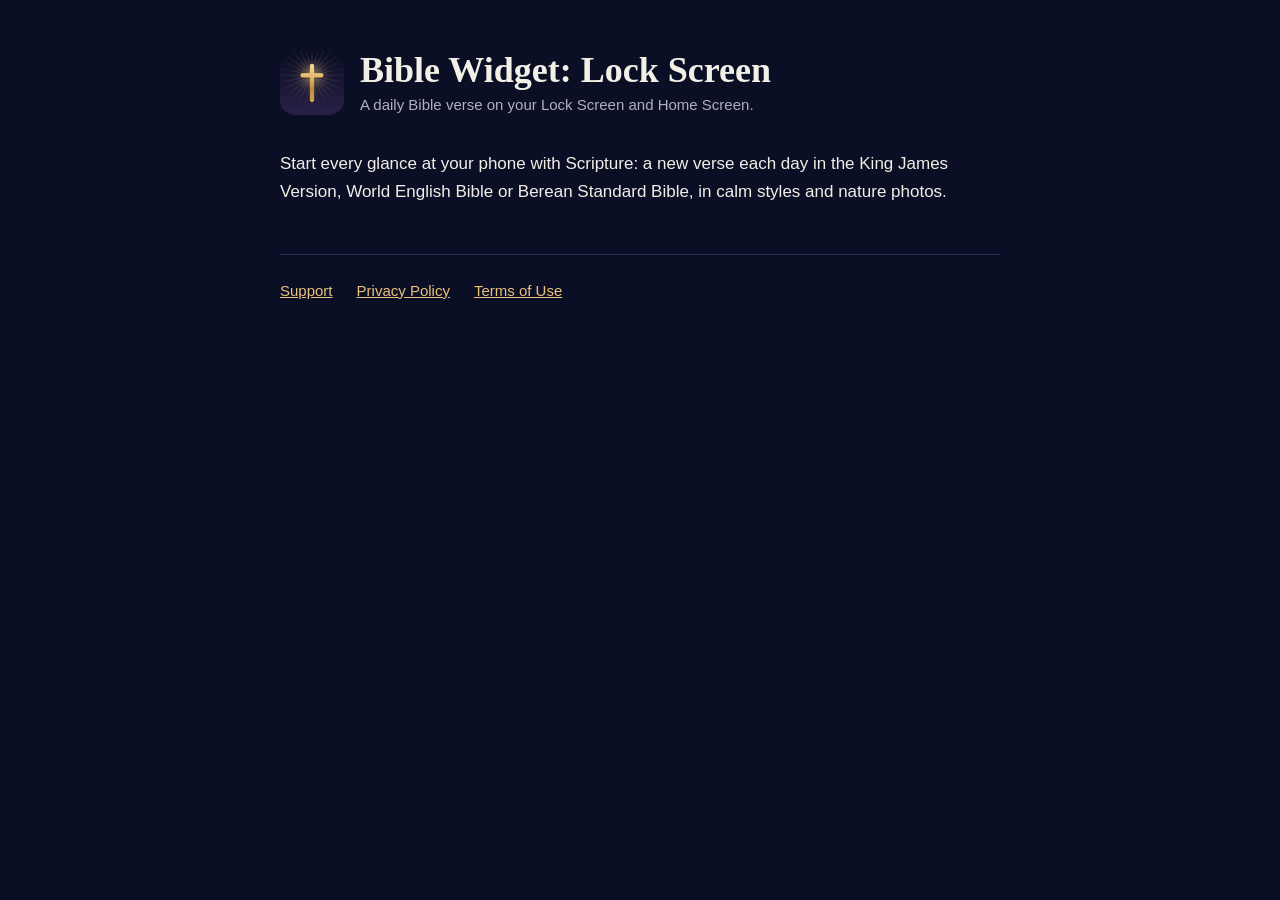
<file: index.html>
<!doctype html>
<html lang="en">
<head>
<meta charset="utf-8">
<meta name="viewport" content="width=device-width, initial-scale=1">
<title>Bible Widget: Lock Screen</title>
<link rel="icon" href="icon.png">
<link rel="stylesheet" href="style.css">
</head>
<body>
<main>
<header>
  <img src="icon.png" alt="Bible Widget app icon">
  <div>
    <h1>Bible Widget: Lock Screen</h1>
    <p>A daily Bible verse on your Lock Screen and Home Screen.</p>
  </div>
</header>
<p>Start every glance at your phone with Scripture: a new verse each day in the King James Version, World English Bible or Berean Standard Bible, in calm styles and nature photos.</p>
<nav>
  <a href="support.html">Support</a>
  <a href="privacy.html">Privacy Policy</a>
  <a href="https://www.apple.com/legal/internet-services/itunes/dev/stdeula/">Terms of Use</a>
</nav>
</main>
</body>
</html>
</file>
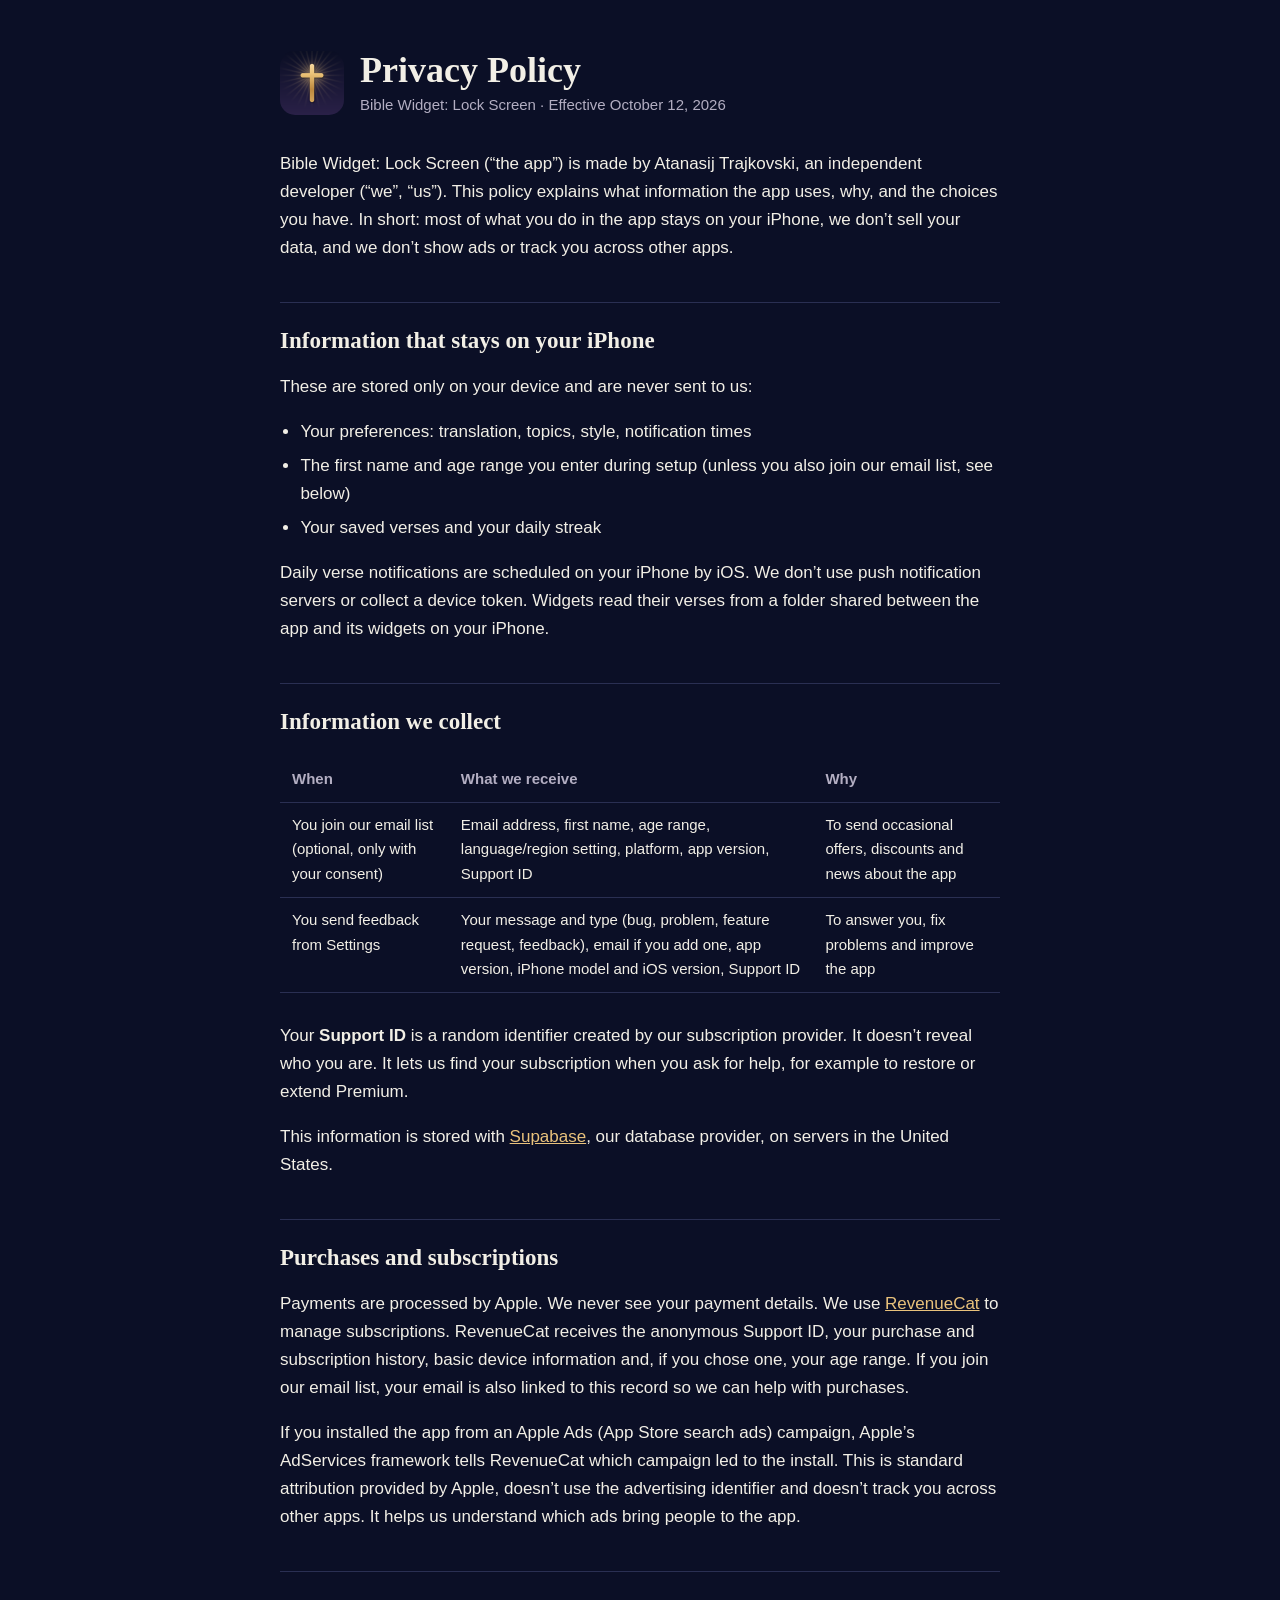
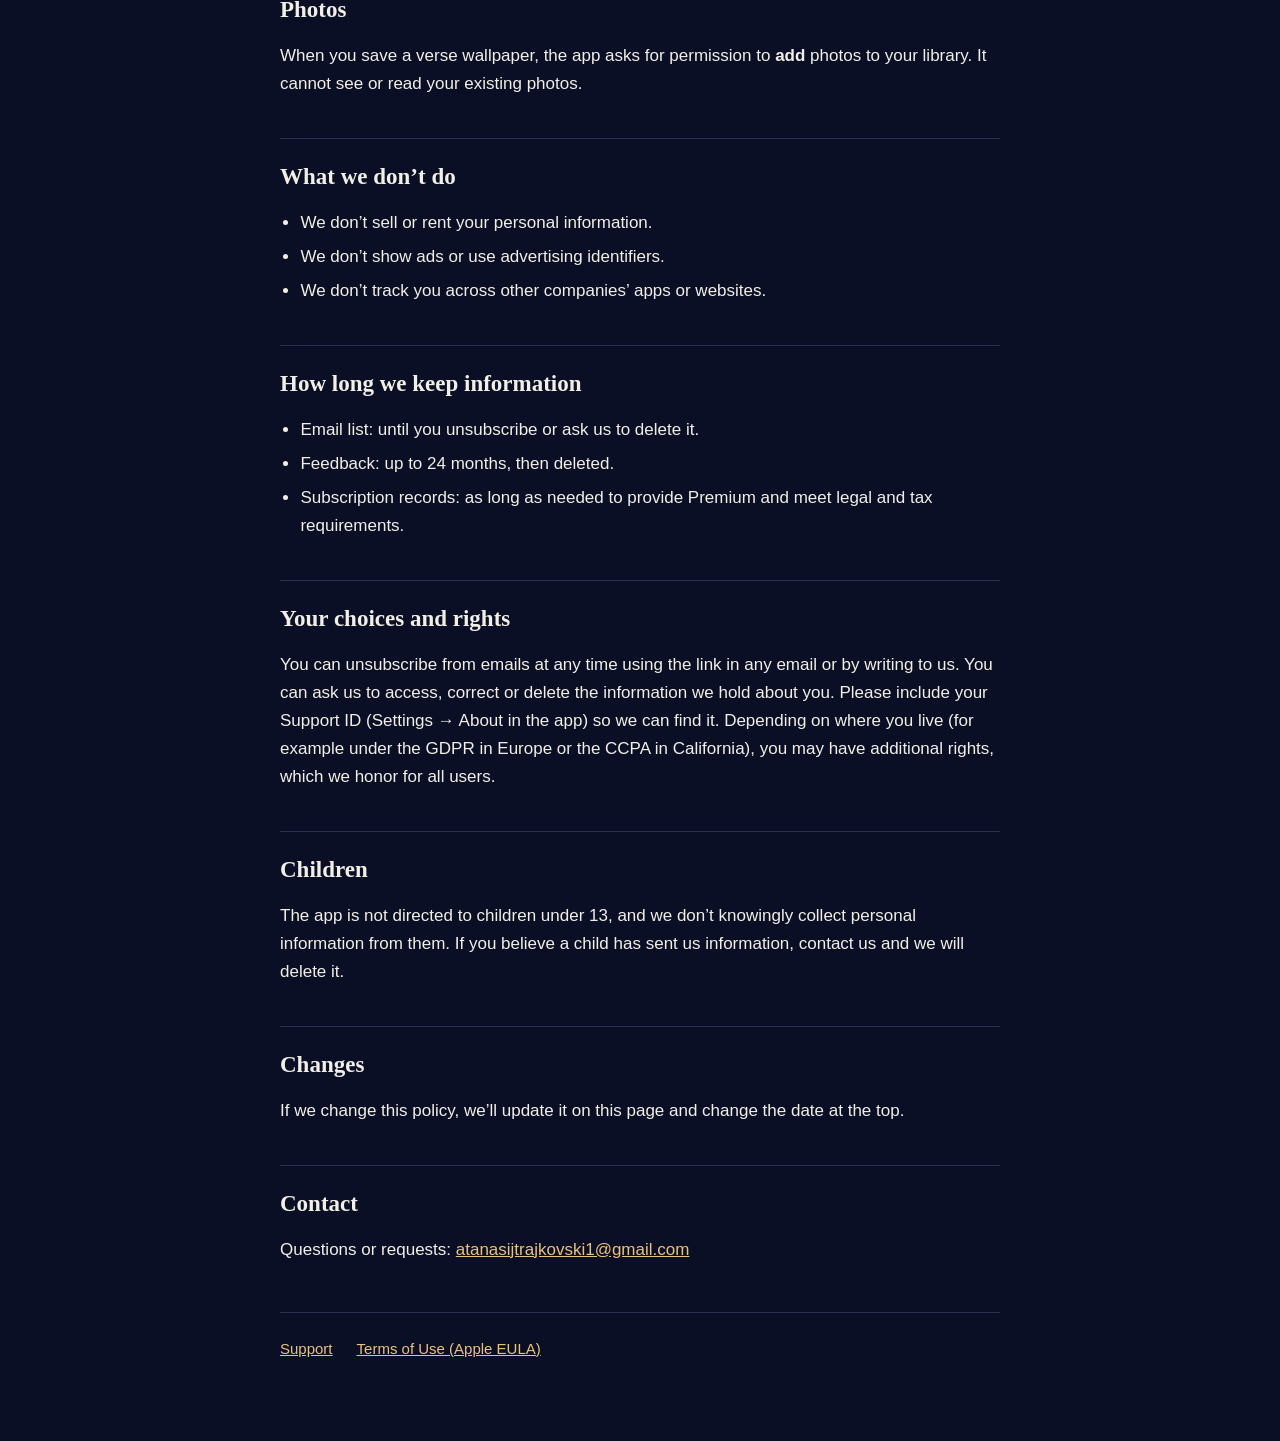
<file: privacy.html>
<!doctype html>
<html lang="en">
<head>
<meta charset="utf-8">
<meta name="viewport" content="width=device-width, initial-scale=1">
<title>Privacy Policy · Bible Widget: Lock Screen</title>
<link rel="icon" href="icon.png">
<link rel="stylesheet" href="style.css">
</head>
<body>
<main>
<header>
  <img src="icon.png" alt="Bible Widget app icon">
  <div>
    <h1>Privacy Policy</h1>
    <p>Bible Widget: Lock Screen · Effective October 12, 2026</p>
  </div>
</header>

<p>Bible Widget: Lock Screen (“the app”) is made by Atanasij Trajkovski, an independent developer (“we”, “us”). This policy explains what information the app uses, why, and the choices you have. In short: most of what you do in the app stays on your iPhone, we don’t sell your data, and we don’t show ads or track you across other apps.</p>

<h2>Information that stays on your iPhone</h2>
<p>These are stored only on your device and are never sent to us:</p>
<ul>
  <li>Your preferences: translation, topics, style, notification times</li>
  <li>The first name and age range you enter during setup (unless you also join our email list, see below)</li>
  <li>Your saved verses and your daily streak</li>
</ul>
<p>Daily verse notifications are scheduled on your iPhone by iOS. We don’t use push notification servers or collect a device token. Widgets read their verses from a folder shared between the app and its widgets on your iPhone.</p>

<h2>Information we collect</h2>
<div class="table-wrap">
<table>
  <tr><th>When</th><th>What we receive</th><th>Why</th></tr>
  <tr>
    <td>You join our email list (optional, only with your consent)</td>
    <td>Email address, first name, age range, language/region setting, platform, app version, Support ID</td>
    <td>To send occasional offers, discounts and news about the app</td>
  </tr>
  <tr>
    <td>You send feedback from Settings</td>
    <td>Your message and type (bug, problem, feature request, feedback), email if you add one, app version, iPhone model and iOS version, Support ID</td>
    <td>To answer you, fix problems and improve the app</td>
  </tr>
</table>
</div>
<p>Your <strong>Support ID</strong> is a random identifier created by our subscription provider. It doesn’t reveal who you are. It lets us find your subscription when you ask for help, for example to restore or extend Premium.</p>
<p>This information is stored with <a href="https://supabase.com/privacy">Supabase</a>, our database provider, on servers in the United States.</p>

<h2>Purchases and subscriptions</h2>
<p>Payments are processed by Apple. We never see your payment details. We use <a href="https://www.revenuecat.com/privacy">RevenueCat</a> to manage subscriptions. RevenueCat receives the anonymous Support ID, your purchase and subscription history, basic device information and, if you chose one, your age range. If you join our email list, your email is also linked to this record so we can help with purchases.</p>
<p>If you installed the app from an Apple Ads (App Store search ads) campaign, Apple’s AdServices framework tells RevenueCat which campaign led to the install. This is standard attribution provided by Apple, doesn’t use the advertising identifier and doesn’t track you across other apps. It helps us understand which ads bring people to the app.</p>

<h2>Photos</h2>
<p>When you save a verse wallpaper, the app asks for permission to <strong>add</strong> photos to your library. It cannot see or read your existing photos.</p>

<h2>What we don’t do</h2>
<ul>
  <li>We don’t sell or rent your personal information.</li>
  <li>We don’t show ads or use advertising identifiers.</li>
  <li>We don’t track you across other companies’ apps or websites.</li>
</ul>

<h2>How long we keep information</h2>
<ul>
  <li>Email list: until you unsubscribe or ask us to delete it.</li>
  <li>Feedback: up to 24 months, then deleted.</li>
  <li>Subscription records: as long as needed to provide Premium and meet legal and tax requirements.</li>
</ul>

<h2>Your choices and rights</h2>
<p>You can unsubscribe from emails at any time using the link in any email or by writing to us. You can ask us to access, correct or delete the information we hold about you. Please include your Support ID (Settings → About in the app) so we can find it. Depending on where you live (for example under the GDPR in Europe or the CCPA in California), you may have additional rights, which we honor for all users.</p>

<h2>Children</h2>
<p>The app is not directed to children under 13, and we don’t knowingly collect personal information from them. If you believe a child has sent us information, contact us and we will delete it.</p>

<h2>Changes</h2>
<p>If we change this policy, we’ll update it on this page and change the date at the top.</p>

<h2>Contact</h2>
<p>Questions or requests: <a href="mailto:atanasijtrajkovski1@gmail.com">atanasijtrajkovski1@gmail.com</a></p>

<nav>
  <a href="support.html">Support</a>
  <a href="https://www.apple.com/legal/internet-services/itunes/dev/stdeula/">Terms of Use (Apple EULA)</a>
</nav>
</main>
</body>
</html>
</file>
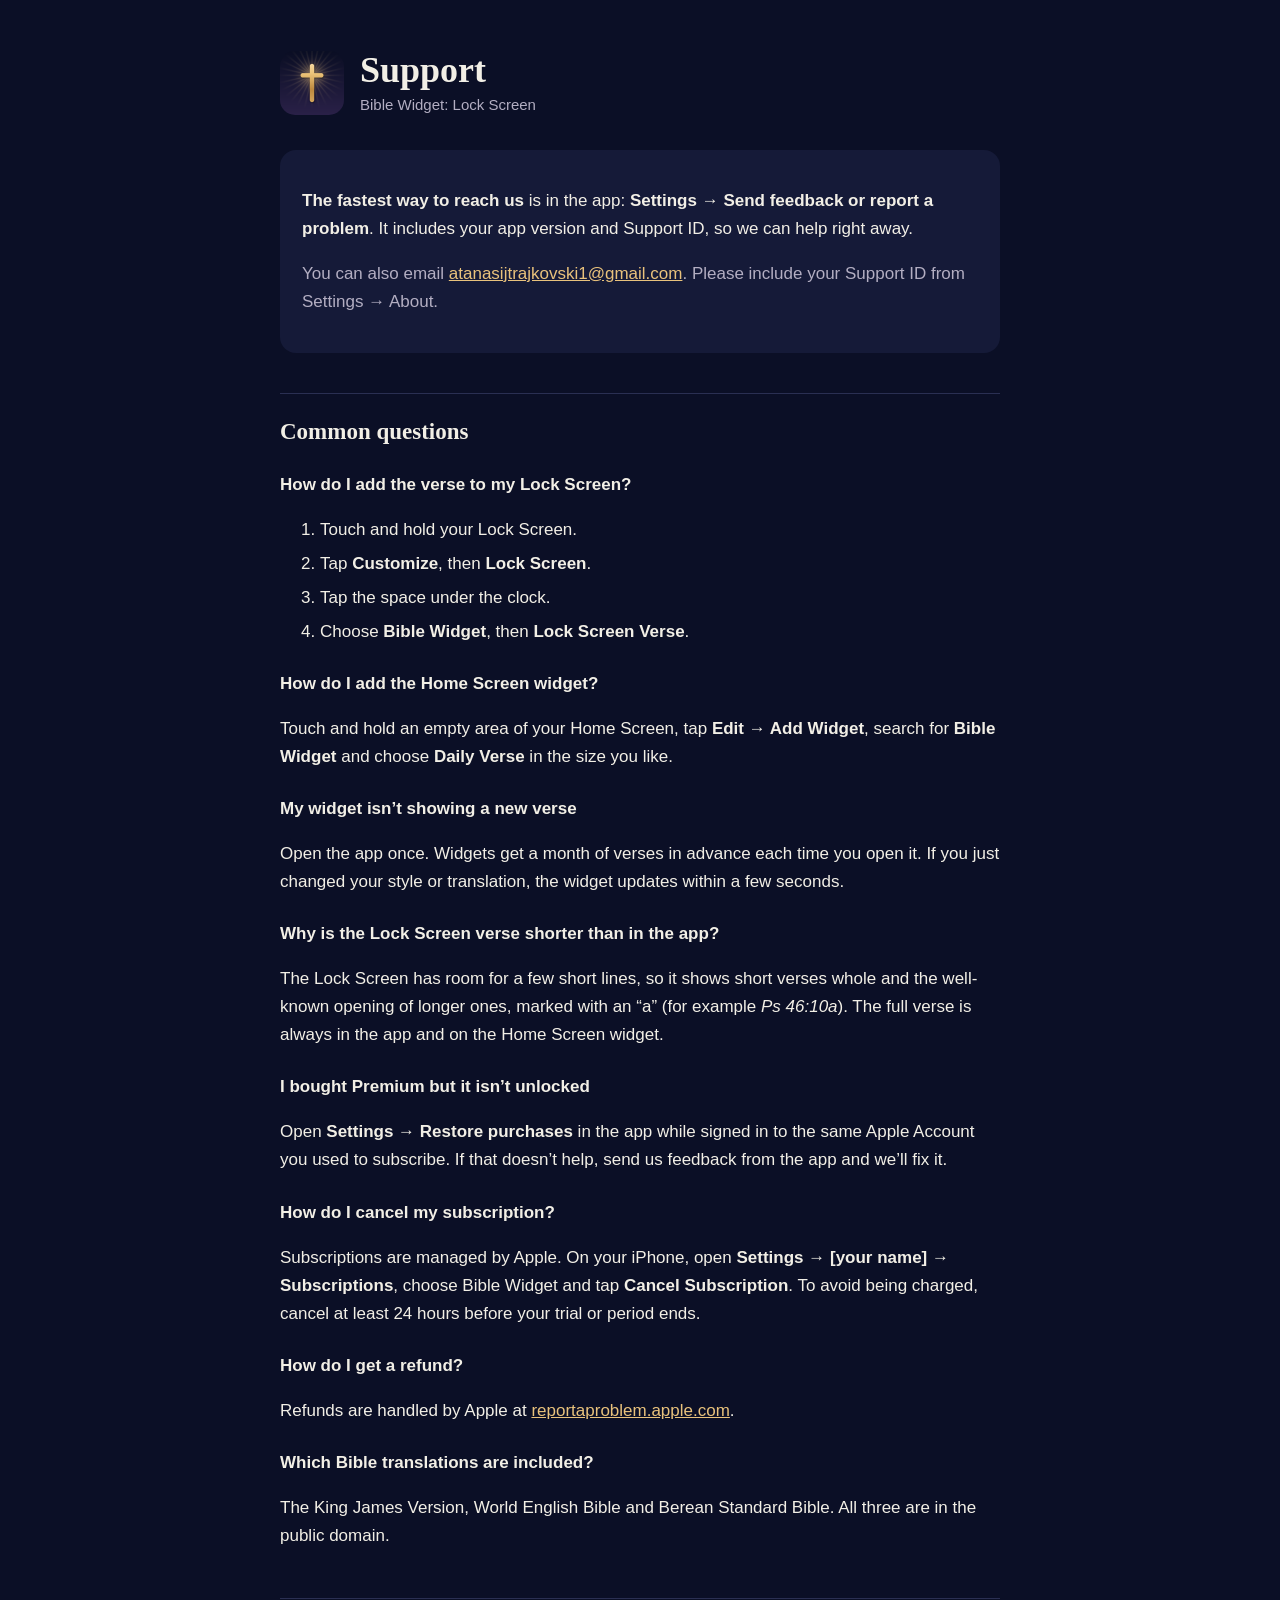
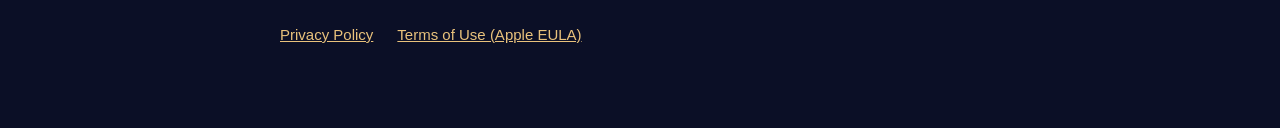
<file: support.html>
<!doctype html>
<html lang="en">
<head>
<meta charset="utf-8">
<meta name="viewport" content="width=device-width, initial-scale=1">
<title>Support · Bible Widget: Lock Screen</title>
<link rel="icon" href="icon.png">
<link rel="stylesheet" href="style.css">
</head>
<body>
<main>
<header>
  <img src="icon.png" alt="Bible Widget app icon">
  <div>
    <h1>Support</h1>
    <p>Bible Widget: Lock Screen</p>
  </div>
</header>

<div class="card">
  <p><strong>The fastest way to reach us</strong> is in the app: <strong>Settings → Send feedback or report a problem</strong>. It includes your app version and Support ID, so we can help right away.</p>
  <p class="muted">You can also email <a href="mailto:atanasijtrajkovski1@gmail.com">atanasijtrajkovski1@gmail.com</a>. Please include your Support ID from Settings → About.</p>
</div>

<h2>Common questions</h2>

<h3>How do I add the verse to my Lock Screen?</h3>
<ol>
  <li>Touch and hold your Lock Screen.</li>
  <li>Tap <strong>Customize</strong>, then <strong>Lock Screen</strong>.</li>
  <li>Tap the space under the clock.</li>
  <li>Choose <strong>Bible Widget</strong>, then <strong>Lock Screen Verse</strong>.</li>
</ol>

<h3>How do I add the Home Screen widget?</h3>
<p>Touch and hold an empty area of your Home Screen, tap <strong>Edit → Add Widget</strong>, search for <strong>Bible Widget</strong> and choose <strong>Daily Verse</strong> in the size you like.</p>

<h3>My widget isn’t showing a new verse</h3>
<p>Open the app once. Widgets get a month of verses in advance each time you open it. If you just changed your style or translation, the widget updates within a few seconds.</p>

<h3>Why is the Lock Screen verse shorter than in the app?</h3>
<p>The Lock Screen has room for a few short lines, so it shows short verses whole and the well-known opening of longer ones, marked with an “a” (for example <em>Ps 46:10a</em>). The full verse is always in the app and on the Home Screen widget.</p>

<h3>I bought Premium but it isn’t unlocked</h3>
<p>Open <strong>Settings → Restore purchases</strong> in the app while signed in to the same Apple Account you used to subscribe. If that doesn’t help, send us feedback from the app and we’ll fix it.</p>

<h3>How do I cancel my subscription?</h3>
<p>Subscriptions are managed by Apple. On your iPhone, open <strong>Settings → [your name] → Subscriptions</strong>, choose Bible Widget and tap <strong>Cancel Subscription</strong>. To avoid being charged, cancel at least 24 hours before your trial or period ends.</p>

<h3>How do I get a refund?</h3>
<p>Refunds are handled by Apple at <a href="https://reportaproblem.apple.com">reportaproblem.apple.com</a>.</p>

<h3>Which Bible translations are included?</h3>
<p>The King James Version, World English Bible and Berean Standard Bible. All three are in the public domain.</p>

<nav>
  <a href="privacy.html">Privacy Policy</a>
  <a href="https://www.apple.com/legal/internet-services/itunes/dev/stdeula/">Terms of Use (Apple EULA)</a>
</nav>
</main>
</body>
</html>
</file>
<file: style.css>
:root {
  --bg: #0b0f26;
  --surface: #151a38;
  --text: #f2efe6;
  --muted: #b3aec2;
  --gold: #e9c27c;
  --line: #2a2f52;
  color-scheme: dark;
}
* { box-sizing: border-box; }
body {
  margin: 0;
  background: var(--bg);
  color: var(--text);
  font: 17px/1.65 -apple-system, BlinkMacSystemFont, "Segoe UI", Roboto, sans-serif;
  padding-inline: 20px;
}
main { max-width: 720px; margin: 0 auto; padding-block: 48px 80px; }
header { display: flex; align-items: center; gap: 16px; margin-bottom: 32px; }
header img { width: 64px; height: 64px; border-radius: 15px; }
header p { margin: 0; color: var(--muted); font-size: 15px; }
h1, h2 { font-family: "New York", "Iowan Old Style", Georgia, serif; font-weight: 600; line-height: 1.25; }
h1 { font-size: 36px; margin: 0; }
h2 { font-size: 23px; margin: 40px 0 8px; padding-top: 24px; border-top: 1px solid var(--line); }
h3 { font-size: 17px; margin: 24px 0 4px; }
p, li { color: var(--text); }
.muted { color: var(--muted); }
a { color: var(--gold); }
ul { padding-left: 1.2em; }
li { margin: 6px 0; }
table { width: 100%; border-collapse: collapse; font-size: 15px; margin: 12px 0; }
th, td { text-align: left; padding: 10px 12px; border-bottom: 1px solid var(--line); vertical-align: top; }
th { color: var(--muted); font-weight: 600; }
.table-wrap { overflow-x: auto; }
.card { background: var(--surface); border-radius: 16px; padding: 20px 22px; margin: 16px 0; }
nav { margin-top: 48px; padding-top: 24px; border-top: 1px solid var(--line); display: flex; gap: 24px; font-size: 15px; }
</file>
